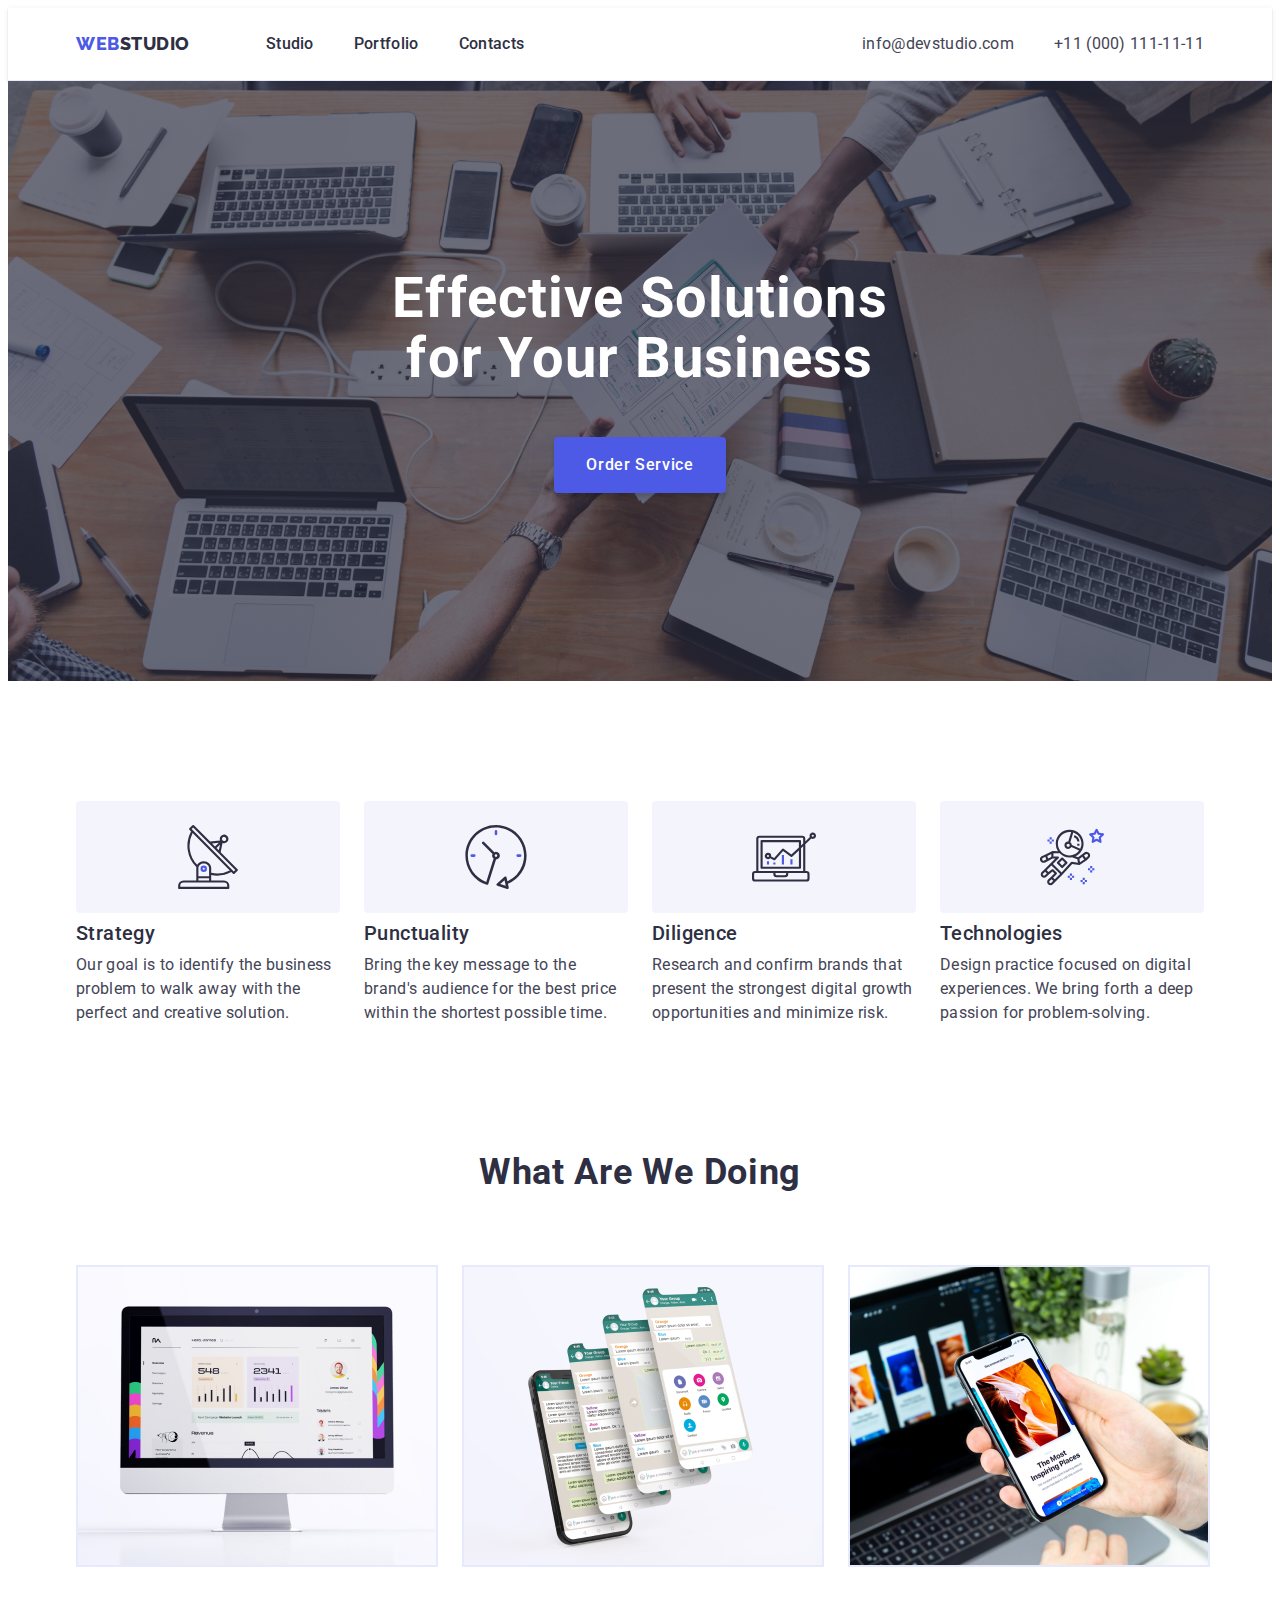
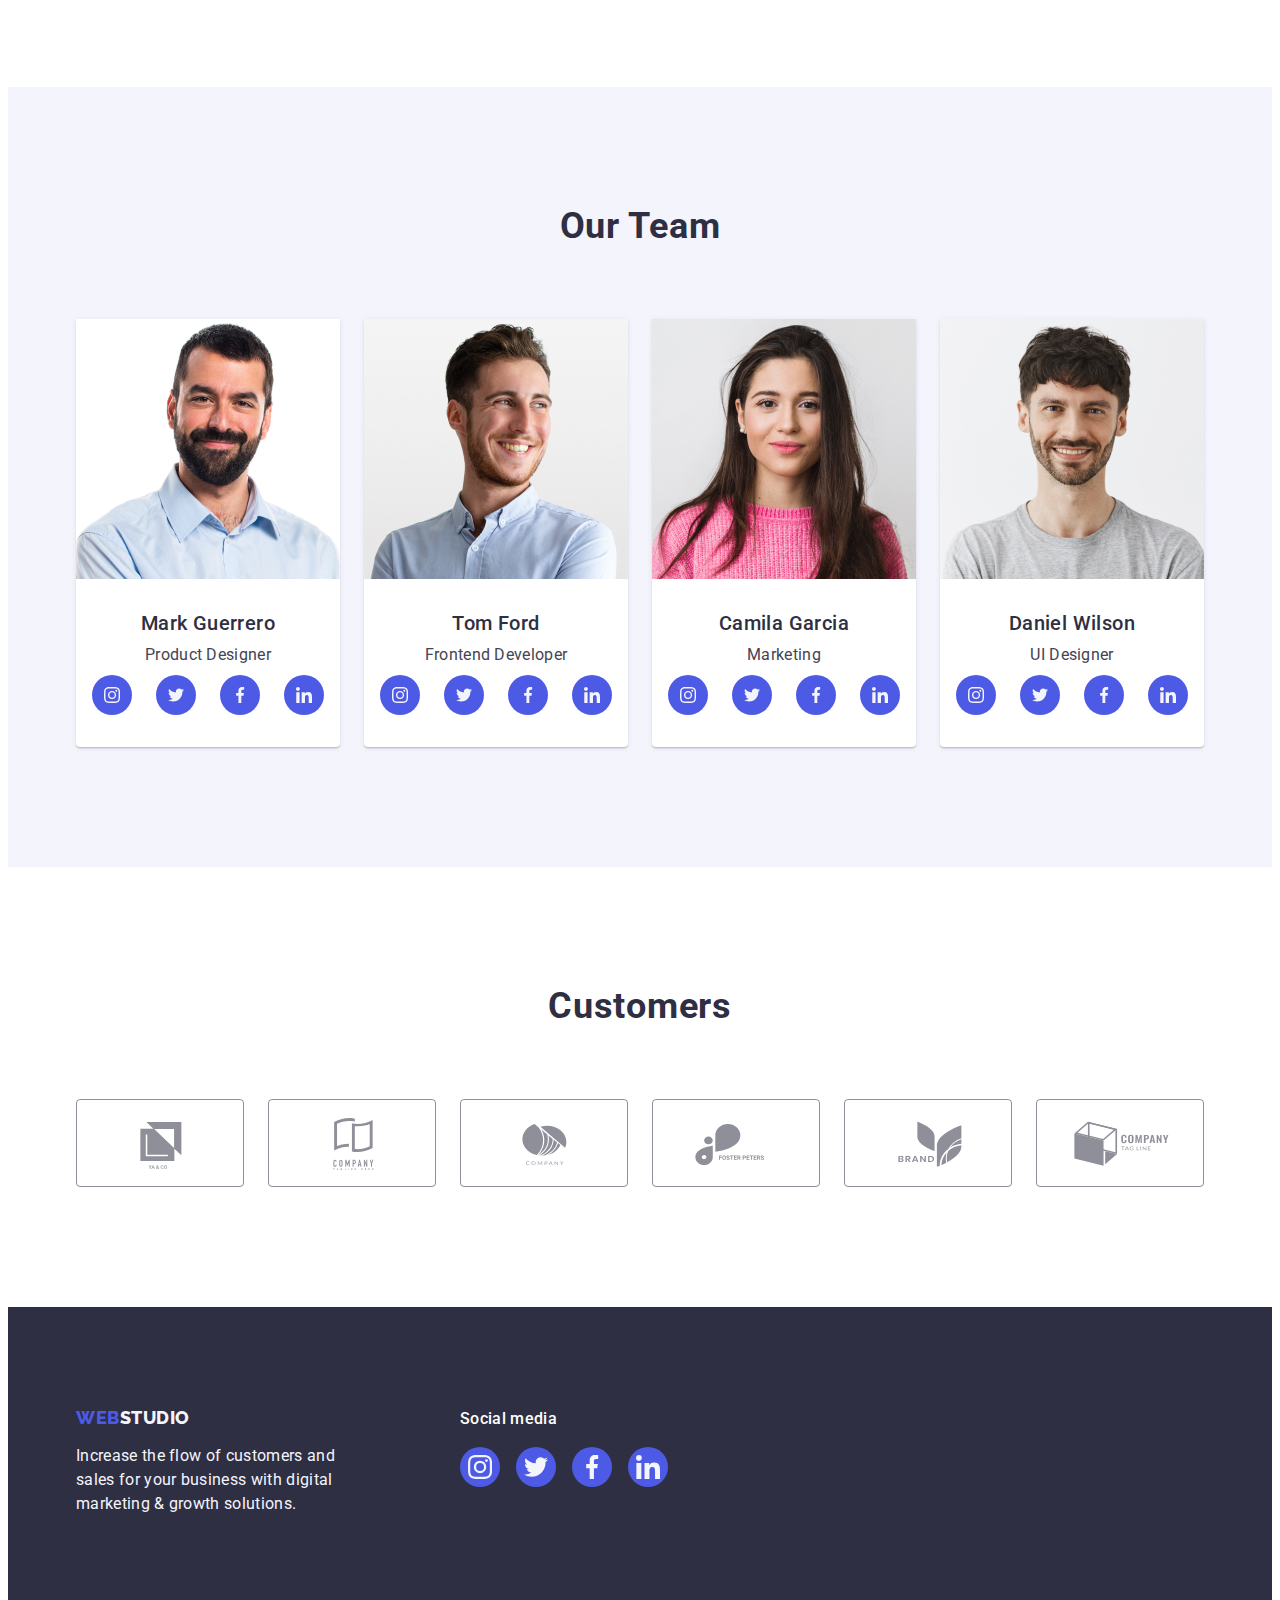
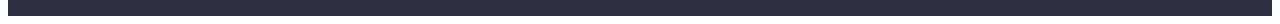
<file: index.html>
<!DOCTYPE html>
<html lang="en">
  <head>
    <meta charset="UTF-8" />
    <meta http-equiv="X-UA-Compatible" content="IE=edge" />
    <meta name="viewport" content="width=device-width, initial-scale=1.0" />
    <title>Webstudio</title>
    <link
      rel="stylesheet"
      href="https://cdnjs.cloudflare.com/ajax/libs/modern-normalize/1.1.0/modern-normalize.min.css"
      integrity="sha512-wpPYUAdjBVSE4KJnH1VR1HeZfpl1ub8YT/NKx4PuQ5NmX2tKuGu6U/JRp5y+Y8XG2tV+wKQpNHVUX03MfMFn9Q=="
      crossorigin="anonymous"
      referrerpolicy="no-referrer"
    />
    <link rel="preconnect" href="https://fonts.googleapis.com" />
    <link rel="preconnect" href="https://fonts.gstatic.com" crossorigin />
    <link
      href="https://fonts.googleapis.com/css2?family=Raleway:wght@800&family=Roboto:wght@400;500;700&display=swap"
      rel="stylesheet"
    />
    <link rel="stylesheet" href="./css/styles.css" />
  </head>
  <body>
    <!-- Header section -->
    <header class="header-section">
      <div class="container heder-container">
        <nav class="navigation">
          <a class="link logo" href="./index.html">
            Web<span class="logo-color">Studio</span></a
          >
          <ul class="list nav-list">
            <li><a class="link nav-menu" href="./index.html">Studio</a></li>
            <li>
              <a class="link nav-menu" href="./portfolio.html">Portfolio</a>
            </li>
            <li><a class="link nav-menu" href="">Contacts</a></li>
          </ul>
        </nav>
        <address class="contacts">
          <ul class="list contacts-list">
            <li>
              <a class="link contacts-link" href="mailto:info@devstudio.com"
                >info@devstudio.com</a
              >
            </li>
            <li>
              <a class="link contacts-link" href="tel:+110001111111"
                >+11 (000) 111-11-11</a
              >
            </li>
          </ul>
        </address>
      </div>
    </header>
    <main>
      <!-- Hero section -->
      <section class="hero">
        <div class="container">
          <h1 class="main-title">Effective Solutions for Your Business</h1>
          <button class="btn-main" type="button">Order Service</button>
        </div>
      </section>
      <!-- About section -->
      <section class="section">
        <div class="container">
          <h2 class="text visually-hidden">About</h2>
          <ul class="list">
            <li class="about-list">
              <div class="about-icon-card">
                <svg class="about-icon" width="64" height="64">
                  <use href="./images/icons.svg#icon-antenna"></use>
                </svg>
              </div>
              <h3 class="text-sub">Strategy</h3>
              <p class="text-information">
                Our goal is to identify the business problem to walk away with
                the perfect and creative solution.
              </p>
            </li>
            <li class="about-list">
              <div class="about-icon-card">
                <svg class="about-icon" width="64" height="64">
                  <use href="./images/icons.svg#icon-clock"></use>
                </svg>
              </div>
              <h3 class="text-sub">Punctuality</h3>
              <p class="text-information">
                Bring the key message to the brand's audience for the best price
                within the shortest possible time.
              </p>
            </li>
            <li class="about-list">
              <div class="about-icon-card">
                <svg class="about-icon" width="64" height="64">
                  <use href="./images/icons.svg#icon-diagram"></use>
                </svg>
              </div>
              <h3 class="text-sub">Diligence</h3>
              <p class="text-information">
                Research and confirm brands that present the strongest digital
                growth opportunities and minimize risk.
              </p>
            </li>
            <li class="about-list">
              <div class="about-icon-card">
                <svg class="about-icon" width="64" height="64">
                  <use href="./images/icons.svg#icon-astronaut"></use>
                </svg>
              </div>
              <h3 class="text-sub">Technologies</h3>
              <p class="text-information">
                Design practice focused on digital experiences. We bring forth a
                deep passion for problem-solving.
              </p>
            </li>
          </ul>
        </div>
      </section>
      <!-- Gallery section -->
      <section class="section gallery-section">
        <div class="container">
          <h2 class="text">What are we doing</h2>
          <ul class="list">
            <li class="gallery-images">
              <img
                src="./images/gallery/img-1.jpg"
                alt="site design"
                width="360"
                height="300"
              />
            </li>
            <li class="gallery-images">
              <img
                src="./images/gallery/img-2.jpg"
                alt="up design"
                width="360"
                height="300"
              />
            </li>
            <li class="gallery-images">
              <img
                src="./images/gallery/img-3.jpg"
                alt="pictures"
                width="360"
                height="300"
              />
            </li>
          </ul>
        </div>
      </section>
      <!-- Team section -->
      <section class="section team-section">
        <div class="container">
          <h2 class="text">Our Team</h2>
          <ul class="list card-set">
            <li class="team-list">
              <img
                src="./images/our-team/mark.jpg"
                alt="Mark Guerrero"
                width="264"
                height="260"
              />
              <div class="team-information">
                <h3 class="text-sub">Mark Guerrero</h3>
                <p class="text-information">Product Designer</p>
                <ul class="socials list">
                  <li class="social-item">
                    <a
                      class="social-link link"
                      href=""
                      target="_blank"
                      rel="noopener no-referrer"
                      aria-label="icon-instagram"
                    >
                      <svg class="social-icon" width="16" height="16">
                        <use href="./images/icons.svg#icon-instagram"></use>
                      </svg>
                    </a>
                  </li>
                  <li class="social-item">
                    <a
                      class="social-link link"
                      href=""
                      target="_blank"
                      rel="noopener no-referrer"
                      aria-label="icon-twitter"
                    >
                      <svg class="social-icon" width="16" height="16">
                        <use href="./images/icons.svg#icon-twitter"></use>
                      </svg>
                    </a>
                  </li>
                  <li class="social-item">
                    <a
                      class="social-link link"
                      href=""
                      target="_blank"
                      rel="noopener no-referrer"
                      aria-label="icon-facebook"
                    >
                      <svg class="social-icon" width="16" height="16">
                        <use href="./images/icons.svg#icon-facebook"></use>
                      </svg>
                    </a>
                  </li>
                  <li class="social-item">
                    <a
                      class="social-link link"
                      href=""
                      target="_blank"
                      rel="noopener no-referrer"
                      aria-label="icon-linkedin"
                    >
                      <svg class="social-icon" width="16" height="16">
                        <use href="./images/icons.svg#icon-linkedin"></use>
                      </svg>
                    </a>
                  </li>
                </ul>
              </div>
            </li>
            <li class="team-list">
              <img
                src="./images/our-team/tom.jpg"
                alt="Tom Ford"
                width="264"
                height="260"
              />
              <div class="team-information">
                <h3 class="text-sub">Tom Ford</h3>
                <p class="text-information">Frontend Developer</p>
                <ul class="socials list">
                  <li class="social-item">
                    <a
                      class="social-link link"
                      href=""
                      target="_blank"
                      rel="noopener no-referrer"
                      aria-label="icon-instagram"
                    >
                      <svg class="social-icon" width="16" height="16">
                        <use href="./images/icons.svg#icon-instagram"></use>
                      </svg>
                    </a>
                  </li>
                  <li class="social-item">
                    <a
                      class="social-link link"
                      href=""
                      target="_blank"
                      rel="noopener no-referrer"
                      aria-label="icon-twitter"
                    >
                      <svg class="social-icon" width="16" height="16">
                        <use href="./images/icons.svg#icon-twitter"></use>
                      </svg>
                    </a>
                  </li>
                  <li class="social-item">
                    <a
                      class="social-link link"
                      href=""
                      target="_blank"
                      rel="noopener no-referrer"
                      aria-label="icon-facebook"
                    >
                      <svg class="social-icon" width="16" height="16">
                        <use href="./images/icons.svg#icon-facebook"></use>
                      </svg>
                    </a>
                  </li>
                  <li class="social-item">
                    <a
                      class="social-link link"
                      href=""
                      target="_blank"
                      rel="noopener no-referrer"
                      aria-label="icon-linkedin"
                    >
                      <svg class="social-icon" width="16" height="16">
                        <use href="./images/icons.svg#icon-linkedin"></use>
                      </svg>
                    </a>
                  </li>
                </ul>
              </div>
            </li>
            <li class="team-list">
              <img
                src="./images/our-team/camila.jpg"
                alt="Camila Garcia"
                width="264"
                height="260"
              />
              <div class="team-information">
                <h3 class="text-sub">Camila Garcia</h3>
                <p class="text-information">Marketing</p>
                <ul class="socials list">
                  <li class="social-item">
                    <a
                      class="social-link link"
                      href=""
                      target="_blank"
                      rel="noopener no-referrer"
                      aria-label="icon-instagram"
                    >
                      <svg class="social-icon" width="16" height="16">
                        <use href="./images/icons.svg#icon-instagram"></use>
                      </svg>
                    </a>
                  </li>
                  <li class="social-item">
                    <a
                      class="social-link link"
                      href=""
                      target="_blank"
                      rel="noopener no-referrer"
                      aria-label="icon-twitter"
                    >
                      <svg class="social-icon" width="16" height="16">
                        <use href="./images/icons.svg#icon-twitter"></use>
                      </svg>
                    </a>
                  </li>
                  <li class="social-item">
                    <a
                      class="social-link link"
                      href=""
                      target="_blank"
                      rel="noopener no-referrer"
                      aria-label="icon-facebook"
                    >
                      <svg class="social-icon" width="16" height="16">
                        <use href="./images/icons.svg#icon-facebook"></use>
                      </svg>
                    </a>
                  </li>
                  <li class="social-item">
                    <a
                      class="social-link link"
                      href=""
                      target="_blank"
                      rel="noopener no-referrer"
                      aria-label="icon-linkedin"
                    >
                      <svg class="social-icon" width="16" height="16">
                        <use href="./images/icons.svg#icon-linkedin"></use>
                      </svg>
                    </a>
                  </li>
                </ul>
              </div>
            </li>
            <li class="team-list">
              <img
                src="./images/our-team/daniel.jpg"
                alt="Daniel Wilson"
                width="264"
                height="260"
              />
              <div class="team-information">
                <h3 class="text-sub">Daniel Wilson</h3>
                <p class="text-information">UI Designer</p>
                <ul class="socials list">
                  <li class="social-item">
                    <a
                      class="social-link link"
                      href=""
                      target="_blank"
                      rel="noopener no-referrer"
                      aria-label="icon-instagram"
                    >
                      <svg class="social-icon" width="16" height="16">
                        <use href="./images/icons.svg#icon-instagram"></use>
                      </svg>
                    </a>
                  </li>
                  <li class="social-item">
                    <a
                      class="social-link link"
                      href=""
                      target="_blank"
                      rel="noopener no-referrer"
                      aria-label="icon-twitter"
                    >
                      <svg class="social-icon" width="16" height="16">
                        <use href="./images/icons.svg#icon-twitter"></use>
                      </svg>
                    </a>
                  </li>
                  <li class="social-item">
                    <a
                      class="social-link link"
                      href=""
                      target="_blank"
                      rel="noopener no-referrer"
                      aria-label="icon-facebook"
                    >
                      <svg class="social-icon" width="16" height="16">
                        <use href="./images/icons.svg#icon-facebook"></use>
                      </svg>
                    </a>
                  </li>
                  <li class="social-item">
                    <a
                      class="social-link link"
                      href=""
                      target="_blank"
                      rel="noopener no-referrer"
                      aria-label="icon-linkedin"
                    >
                      <svg class="social-icon" width="16" height="16">
                        <use href="./images/icons.svg#icon-linkedin"></use>
                      </svg>
                    </a>
                  </li>
                </ul>
              </div>
            </li>
          </ul>
        </div>
      </section>
      <!-- Customer section -->
      <section class="section customers-section">
        <div class="container">
          <h2 class="text customer-title">Customers</h2>
          <ul class="customers list">
            <li class="customers-item">
              <a
                class="customers-link link"
                href=""
                target="_blank"
                rel="noopener no-referrer"
                aria-label="icon-Logo"
              >
                <svg class="customers-icon" width="104" height="56">
                  <use href="./images/icons.svg#icon-Logo"></use>
                </svg>
              </a>
            </li>
            <li class="customers-item">
              <a
                class="customers-link link"
                href=""
                target="_blank"
                rel="noopener no-referrer"
                aria-label="icon-Logo-1"
              >
                <svg class="customers-icon" width="104" height="56">
                  <use href="./images/icons.svg#icon-Logo-1"></use>
                </svg>
              </a>
            </li>
            <li class="customers-item">
              <a
                class="customers-link link"
                href=""
                target="_blank"
                rel="noopener no-referrer"
                aria-label="icon-Logo-2"
              >
                <svg class="customers-icon" width="104" height="56">
                  <use href="./images/icons.svg#icon-Logo-2"></use>
                </svg>
              </a>
            </li>
            <li class="customers-item">
              <a
                class="customers-link link"
                href=""
                target="_blank"
                rel="noopener no-referrer"
                aria-label="icon-Logo-3"
              >
                <svg class="customers-icon" width="104" height="56">
                  <use href="./images/icons.svg#icon-Logo-3"></use>
                </svg>
              </a>
            </li>
            <li class="customers-item">
              <a
                class="customers-link link"
                href=""
                target="_blank"
                rel="noopener no-referrer"
                aria-label="icon-Logo-4"
              >
                <svg class="customers-icon" width="104" height="56">
                  <use href="./images/icons.svg#icon-Logo-4"></use>
                </svg>
              </a>
            </li>
            <li class="customers-item">
              <a
                class="customers-link link"
                href=""
                target="_blank"
                rel="noopener no-referrer"
                aria-label="icon-Logo-5"
              >
                <svg class="customers-icon" width="104" height="56">
                  <use href="./images/icons.svg#icon-Logo-5"></use>
                </svg>
              </a>
            </li>
          </ul>
        </div>
      </section>
    </main>
    <!-- Footer section -->
    <footer class="footer-section">
      <div class="container footer-container">
        <div class="footer-block">
          <a class="link logo-footer" href="./index.html">
            Web<span class="logo-color-light">Studio</span></a
          >
          <p class="footer-text">
            Increase the flow of customers and sales for your business with
            digital marketing & growth solutions.
          </p>
        </div>
        <div class="footer-icon">
          <p class="footer-text-social">Social media</p>
          <ul class="socials-footer list">
            <li class="social-item-footer">
              <a
                class="social-link-footer link"
                href=""
                target="_blank"
                rel="noopener no-referrer"
                aria-label="icon-instagram"
              >
                <svg class="social-icon-footer" width="24" height="24">
                  <use href="./images/icons.svg#icon-instagram"></use>
                </svg>
              </a>
            </li>
            <li class="social-item-footer">
              <a
                class="social-link-footer link"
                href=""
                target="_blank"
                rel="noopener no-referrer"
                aria-label="icon-twitter"
              >
                <svg class="social-icon-footer" width="24" height="24">
                  <use href="./images/icons.svg#icon-twitter"></use>
                </svg>
              </a>
            </li>
            <li class="social-item-footer">
              <a
                class="social-link-footer link"
                href=""
                target="_blank"
                rel="noopener no-referrer"
                aria-label="icon-facebook"
              >
                <svg class="social-icon-footer" width="24" height="24">
                  <use href="./images/icons.svg#icon-facebook"></use>
                </svg>
              </a>
            </li>
            <li class="social-item-footer">
              <a
                class="social-link-footer link"
                href=""
                target="_blank"
                rel="noopener no-referrer"
                aria-label="icon-linkedin"
              >
                <svg class="social-icon-footer" width="24" height="24">
                  <use href="./images/icons.svg#icon-linkedin"></use>
                </svg>
              </a>
            </li>
          </ul>
        </div>
      </div>
    </footer>
  </body>
</html>
</file>
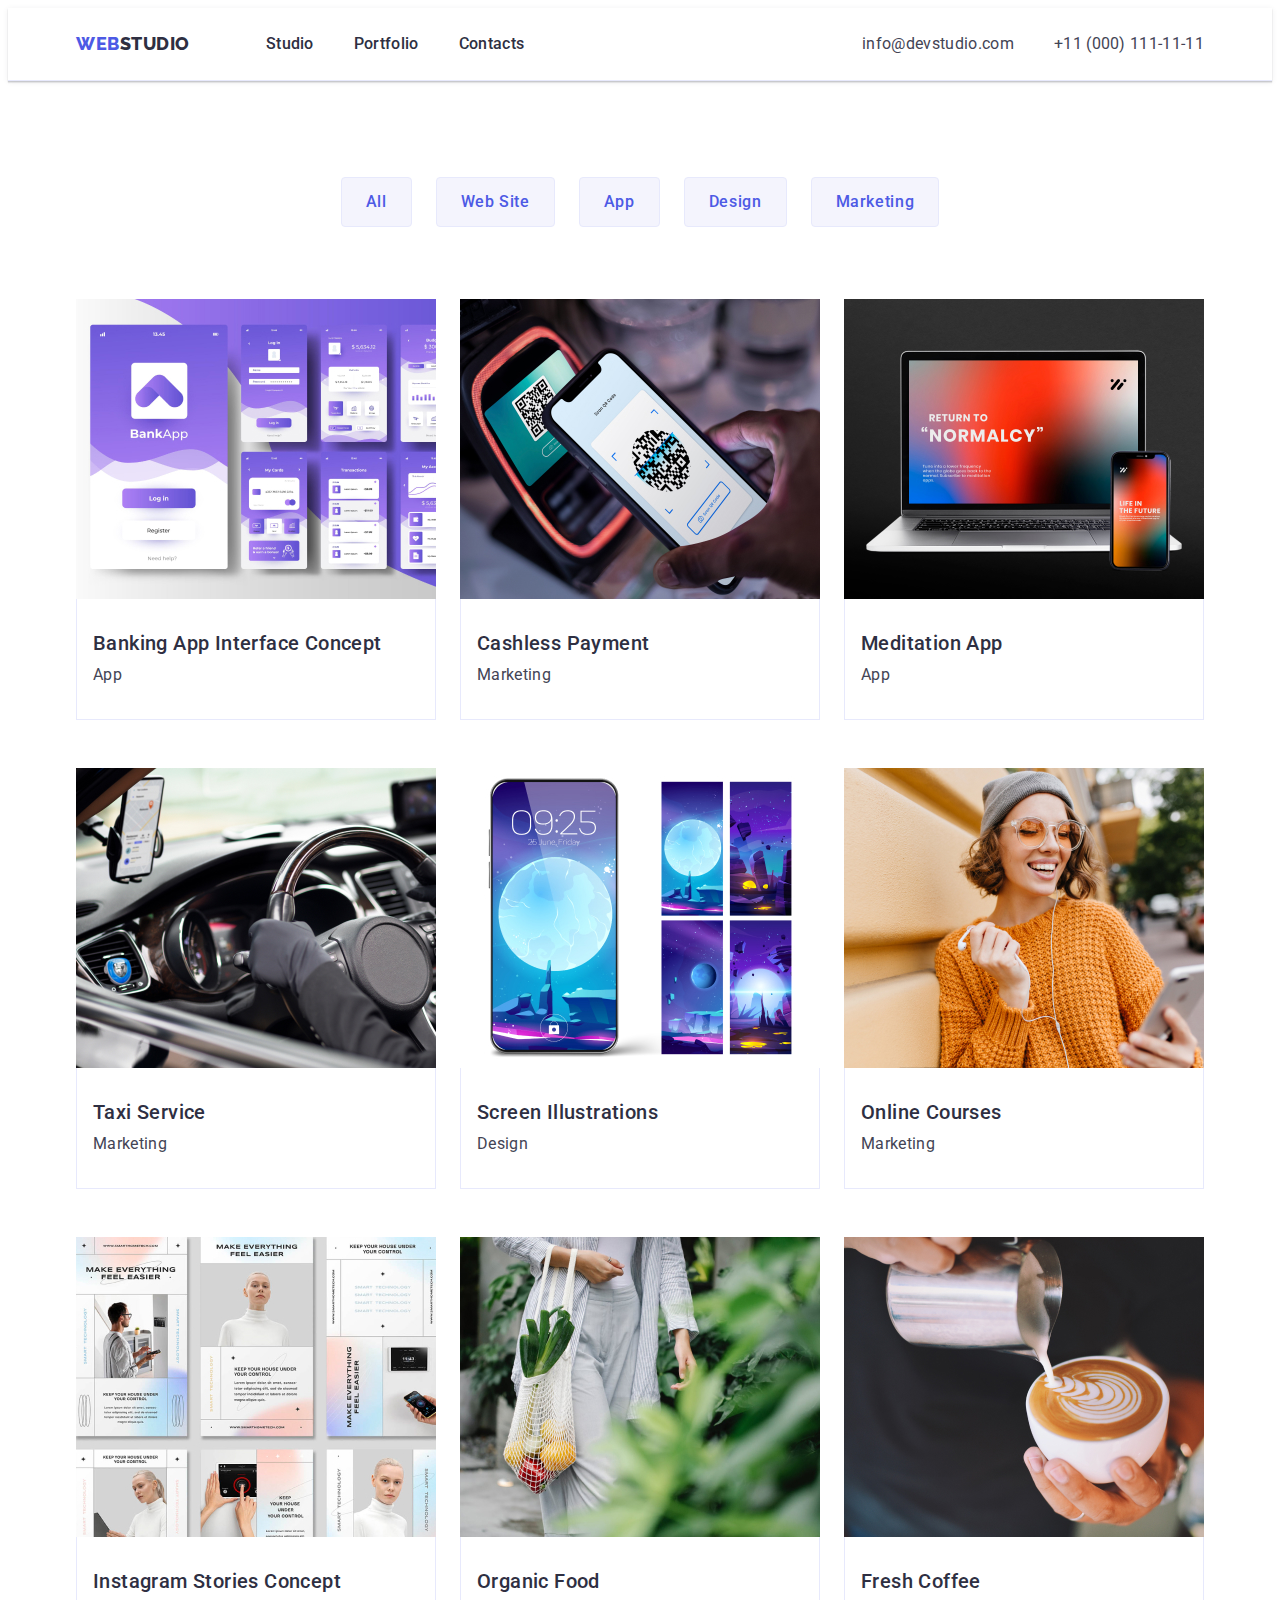
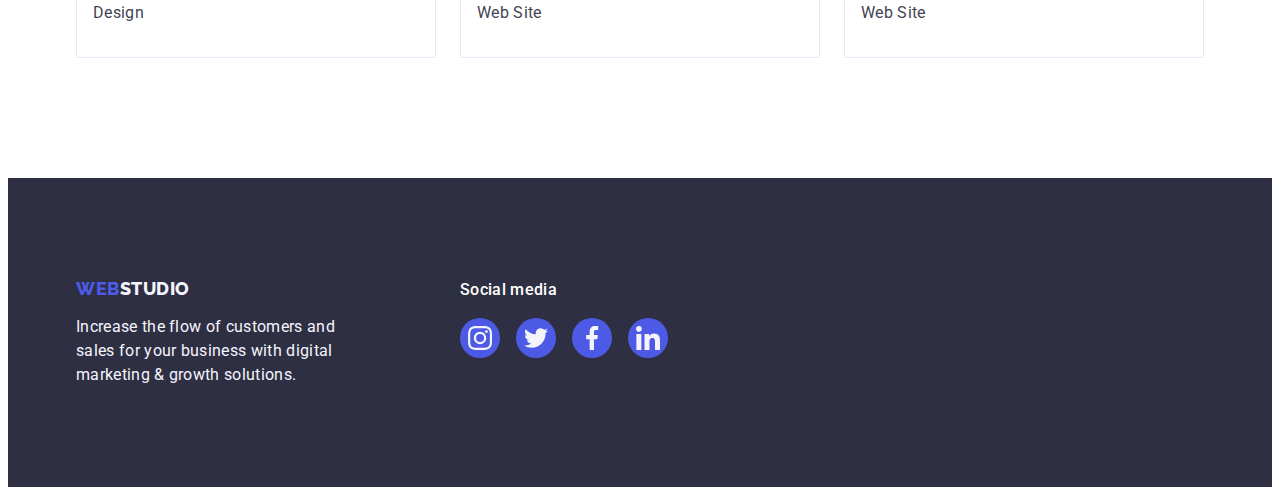
<file: portfolio.html>
<!DOCTYPE html>
<html lang="en">
  <head>
    <meta charset="UTF-8" />
    <meta http-equiv="X-UA-Compatible" content="IE=edge" />
    <meta name="viewport" content="width=device-width, initial-scale=1.0" />
    <title>Portfolio</title>
    <link
      rel="stylesheet"
      href="https://cdnjs.cloudflare.com/ajax/libs/modern-normalize/1.1.0/modern-normalize.min.css"
      integrity="sha512-wpPYUAdjBVSE4KJnH1VR1HeZfpl1ub8YT/NKx4PuQ5NmX2tKuGu6U/JRp5y+Y8XG2tV+wKQpNHVUX03MfMFn9Q=="
      crossorigin="anonymous"
      referrerpolicy="no-referrer"
    />
    <link rel="preconnect" href="https://fonts.googleapis.com" />
    <link rel="preconnect" href="https://fonts.gstatic.com" crossorigin />
    <link
      href="https://fonts.googleapis.com/css2?family=Raleway:wght@800&family=Roboto:wght@400;500;700&display=swap"
      rel="stylesheet"
    />
    <link rel="stylesheet" href="./css/styles.css" />
  </head>
  <body>
    <!-- Heder section -->
    <header class="header-section">
      <div class="container heder-container">
        <nav class="navigation">
          <a class="link logo" href="./index.html">
            Web<span class="logo-color">Studio</span></a
          >
          <ul class="list nav-list">
            <li><a class="link nav-menu" href="./index.html">Studio</a></li>
            <li>
              <a class="link nav-menu" href="./portfolio.html">Portfolio</a>
            </li>
            <li><a class="link nav-menu" href="">Contacts</a></li>
          </ul>
        </nav>
        <address class="contacts">
          <ul class="list contacts-list">
            <li>
              <a class="link contacts-link" href="mailto:info@devstudio.com"
                >info@devstudio.com</a
              >
            </li>
            <li>
              <a class="link contacts-link" href="tel:+110001111111"
                >+11 (000) 111-11-11</a
              >
            </li>
          </ul>
        </address>
      </div>
    </header>
    <main>
      <section class="portfolio-section">
        <!-- Portfolio navigate -->
        <div class="container">
          <h1 class="text visually-hidden">Portfolio</h1>
          <ul class="list buttons-group">
            <li><button class="btn" type="button">All</button></li>
            <li><button class="btn" type="button">Web Site</button></li>
            <li><button class="btn" type="button">App</button></li>
            <li><button class="btn" type="button">Design</button></li>
            <li><button class="btn" type="button">Marketing</button></li>
          </ul>
          <!-- Portfolio section 1 -->
          <ul class="list card-set portfolio-list">
            <li class="portfolio-card">
              <a href="" class="link link-item-portfolio">
                <img
                  src="./images/portfolio/banking-app.jpg"
                  alt="Banking App Interface Concept"
                  width="360"
                  height="300"
                />
                <div class="portfolio-item">
                  <h2 class="text-sub">Banking App Interface Concept</h2>
                  <p class="text-portfolio">App</p>
                </div>
              </a>
            </li>
            <li class="portfolio-card">
              <a href="" class="link link-item-portfolio">
                <img
                  src="./images/portfolio/cashless-payment.jpg"
                  alt="Cashless Payment"
                  width="360"
                  height="300"
                />
                <div class="portfolio-item">
                  <h2 class="text-sub">Cashless Payment</h2>
                  <p class="text-portfolio">Marketing</p>
                </div>
              </a>
            </li>
            <li class="portfolio-card">
              <a href="" class="link link-item-portfolio">
                <img
                  src="./images/portfolio/mediation-app.jpg"
                  alt="Meditation App"
                  width="360"
                  height="300"
                />
                <div class="portfolio-item">
                  <h2 class="text-sub">Meditation App</h2>
                  <p class="text-portfolio">App</p>
                </div>
              </a>
            </li>
            <li class="portfolio-card">
              <a href="" class="link link-item-portfolio">
                <img
                  src="./images/portfolio/taxi-service.jpg"
                  alt="Taxi Service"
                  width="360"
                  height="300"
                />
                <div class="portfolio-item">
                  <h2 class="text-sub">Taxi Service</h2>
                  <p class="text-portfolio">Marketing</p>
                </div>
              </a>
            </li>
            <li class="portfolio-card">
              <a href="" class="link link-item-portfolio">
                <img
                  src="./images/portfolio/screen-illustration.jpg"
                  alt="Screen Illustrations"
                  width="360"
                  height="300"
                />
                <div class="portfolio-item">
                  <h2 class="text-sub">Screen Illustrations</h2>
                  <p class="text-portfolio">Design</p>
                </div>
              </a>
            </li>
            <li class="portfolio-card">
              <a href="" class="link link-item-portfolio">
                <img
                  src="./images/portfolio/online-courses.jpg"
                  alt="Online Courses"
                  width="360"
                  height="300"
                />
                <div class="portfolio-item">
                  <h2 class="text-sub">Online Courses</h2>
                  <p class="text-portfolio">Marketing</p>
                </div>
              </a>
            </li>
            <li class="portfolio-card">
              <a href="" class="link link-item-portfolio">
                <img
                  src="./images/portfolio/instagram-concept.jpg"
                  alt="Instagram Stories Concept"
                  width="360"
                  height="300"
                />
                <div class="portfolio-item">
                  <h2 class="text-sub">Instagram Stories Concept</h2>
                  <p class="text-portfolio">Design</p>
                </div>
              </a>
            </li>
            <li class="portfolio-card">
              <a href="" class="link link-item-portfolio">
                <img
                  src="./images/portfolio/organic-food.jpg"
                  alt="Organic Food"
                  width="360"
                  height="300"
                />
                <div class="portfolio-item">
                  <h2 class="text-sub">Organic Food</h2>
                  <p class="text-portfolio">Web Site</p>
                </div>
              </a>
            </li>
            <li class="portfolio-card">
              <a href="" class="link link-item-portfolio">
                <img
                  src="./images/portfolio/fresh-coffee.jpg"
                  alt="Fresh Coffee"
                  width="360"
                  height="300"
                />
                <div class="portfolio-item">
                  <h2 class="text-sub">Fresh Coffee</h2>
                  <p class="text-portfolio">Web Site</p>
                </div>
              </a>
            </li>
          </ul>
        </div>
      </section>
    </main>
    <!-- Footer section -->
    <footer class="footer-section">
      <div class="container footer-container">
        <div class="footer-block">
          <a class="link logo-footer" href="./index.html">
            Web<span class="logo-color-light">Studio</span></a
          >
          <p class="footer-text">
            Increase the flow of customers and sales for your business with
            digital marketing & growth solutions.
          </p>
        </div>
        <div class="footer-icon">
          <p class="footer-text-social">Social media</p>
          <ul class="socials-footer list">
            <li class="social-item-footer">
              <a
                class="social-link-footer link"
                href=""
                target="_blank"
                rel="noopener no-referrer"
                aria-label="icon-instagram"
              >
                <svg class="social-icon-footer" width="24" height="24">
                  <use href="./images/icons.svg#icon-instagram"></use>
                </svg>
              </a>
            </li>
            <li class="social-item-footer">
              <a
                class="social-link-footer link"
                href=""
                target="_blank"
                rel="noopener no-referrer"
                aria-label="icon-twitter"
              >
                <svg class="social-icon-footer" width="24" height="24">
                  <use href="./images/icons.svg#icon-twitter"></use>
                </svg>
              </a>
            </li>
            <li class="social-item-footer">
              <a
                class="social-link-footer link"
                href=""
                target="_blank"
                rel="noopener no-referrer"
                aria-label="icon-facebook"
              >
                <svg class="social-icon-footer" width="24" height="24">
                  <use href="./images/icons.svg#icon-facebook"></use>
                </svg>
              </a>
            </li>
            <li class="social-item-footer">
              <a
                class="social-link-footer link"
                href=""
                target="_blank"
                rel="noopener no-referrer"
                aria-label="icon-linkedin"
              >
                <svg class="social-icon-footer" width="24" height="24">
                  <use href="./images/icons.svg#icon-linkedin"></use>
                </svg>
              </a>
            </li>
          </ul>
        </div>
      </div>
    </footer>
  </body>
</html>
</file>
<file: css/styles.css>
html {
  box-sizing: border-box;
}
*,
*::before,
*::after {
  box-sizing: inherit;
}
:root {
  /* Colors */
  --color-iris: #4d5ae5;
  --color-ocean: #404bbf;
  --color-navy-blue: #2e2f42;
  --color-green: #31d0aa;
  --main-color-slate: #434455;
  --color-light-slate: #8e8f99;
  --color-cornflower: #e7e9fc;
  --color-cloud: #f4f4fd;
  --color-navy-blue-modal: #2e2f42;
  --color-grey: #2e2f42;
  --color-white: #ffffff;
  --color-dairy: #fcfcfc;
  /* Fonts */
  --main-font: "Roboto", sans-serif;
  --secondary-font: "Raleway", sans-serif;
  /* Others */
  --indent: 24px;
  --items: 4;
}
/* Basa styles */
body {
  font-family: var(--main-font);
  font-style: normal;
  font-weight: 400;
  font-size: 16px;
  line-height: 1.5;
  letter-spacing: 0.02em;
  color: var(--main-color-slate);
  background-color: var(--color-white);
}
h1,
h2,
h3,
h4,
h5,
h6,
p {
  margin: 0;
}
img {
  display: block;
}
.list {
  list-style: none;
  padding: 0;
  margin: 0;
  display: flex;
  gap: 24px;
}
.about-list {
  flex-basis: calc((100% - 3 * 24px) / 4);
}
.link,
.contacts {
  text-decoration: none;
  font-style: normal;
  margin-left: auto;
}
button {
  cursor: pointer;
}
.header-section {
  border-bottom: 1px solid var(--color-cornflower);
  box-shadow: 0px 2px 1px rgba(46, 47, 66, 0.08),
    0px 1px 1px rgba(46, 47, 66, 0.16), 0px 1px 6px rgba(46, 47, 66, 0.08);
}
.heder-container {
  display: flex;
  align-items: center;
}
.navigation {
  display: flex;
  align-items: center;
}
.logo {
  font-family: var(--secondary-font);

  font-weight: 800;
  font-size: 18px;
  line-height: 1.17;

  letter-spacing: 0.03em;
  text-transform: uppercase;
  color: var(--color-iris);

  padding: 24px 0;
  margin-right: 76px;
}
.logo-color {
  color: var(--color-navy-blue);
}
.container {
  width: 1158px;
  padding: 0 15px;
  margin: 0 auto;
}
.text {
  font-weight: 700;
  font-size: 36px;
  line-height: 1.11;

  text-align: center;
  letter-spacing: 0.02em;
  text-transform: capitalize;

  color: var(--color-navy-blue);
  margin-bottom: 72px;
}
.text-information {
  margin-bottom: 8px;
}
.text-sub {
  font-weight: 500;
  font-size: 20px;
  line-height: 1.2;

  letter-spacing: 0.02em;

  color: var(--color-navy-blue);
  margin-bottom: 8px;
}
/* Header styles */
.nav-list {
  gap: 40px;
}
.nav-menu {
  font-weight: 500;
  font-size: 16px;
  line-height: 1.5;
  letter-spacing: 0.02em;
  color: var(--color-navy-blue);
  margin-right: 0;
  padding: 24px 0;
}
.nav-menu:hover,
.nav-menu:focus {
  color: var(--color-ocean);
}
.contacts-list {
  gap: 40px;
  padding: 24px 0;
}
.contacts-link {
  color: var(--main-color-slate);
}
.contacts-link:hover,
.contacts-link:focus {
  color: var(--color-ocean);
}

/* Hero section styles */
.hero {
  background-color: var(--color-navy-blue);
  background-image: linear-gradient(
      rgba(46, 47, 66, 0.7),
      rgba(46, 47, 66, 0.7)
    ),
    url(../images/hero/people-office.jpg);
  max-width: 1440px;
  margin-left: auto;
  margin-right: auto;
  background-size: cover;
  background-repeat: no-repeat;
  background-position: center;
  height: 600px;
  padding: 188px 0;
}

.main-title {
  font-weight: 700;
  font-size: 56px;
  line-height: 1.07;
  text-align: center;
  letter-spacing: 0.02em;
  color: var(--color-white);
  max-width: 496px;

  margin: 0 auto;
  margin-bottom: 48px;
}
.btn-main {
  font-family: "Roboto", sans-serif;
  font-weight: 500;
  font-size: 16px;
  line-height: 1.5;
  letter-spacing: 0.04em;
  color: var(--color-white);
  background: var(--color-iris);
  box-shadow: 0px 4px 4px rgba(0, 0, 0, 0.15);
  cursor: pointer;

  display: block;
  min-width: 169px;
  height: 56px;
  padding: 16px 32px;
  border-radius: 4px;
  border: none;

  margin: 0 auto;
}
.btn-main:hover,
.btn-main:focus {
  background-color: var(--color-ocean);
}
/* About section styles */
.section {
  padding: 120px 0;
}
.visually-hidden {
  position: absolute;
  width: 1px;
  height: 1px;
  margin: -1px;
  border: 0;
  padding: 0;
  white-space: nowrap;
  clip-path: inset(100%);
  clip: rect(0 0 0 0);
  overflow: hidden;
}
.about-icon-card {
  display: flex;
  justify-content: center;
  align-items: center;
  background-color: var(--color-cloud);
  padding: 24px 100px;
  border-radius: 4px;
  margin-bottom: 8px;
}
/* Gallery section styles */
.gallery-section {
  padding-top: 0;
}
.gallery-images {
  border: 1px solid var(--color-cornflower);
}

/* Team section styles */
.team-section {
  background-color: var(--color-cloud);
  padding-top: 120px;
}

.card-set {
  display: flex;
  flex-wrap: wrap;
  gap: 24px;
}
.team-list {
  background-color: var(--color-white);
  box-shadow: 0px 1px 6px rgba(46, 47, 66, 0.08),
    0px 1px 1px rgba(46, 47, 66, 0.16), 0px 2px 1px rgba(46, 47, 66, 0.08);
  border-radius: 0px 0px 4px 4px;
  display: flex;
  flex-direction: column;
  flex-wrap: wrap;
  justify-content: center;
  flex-basis: calc((100% - var(--indent) * (var(--items) -1)) / var(--items));
}

.team-information {
  text-align: center;
  padding: 32px 0px;
}
.socials {
  display: flex;
  justify-content: center;
  align-items: center;
}
.social-link {
  width: 40px;
  height: 40px;
  display: flex;
  align-items: center;
  justify-content: center;
  border-radius: 50%;
  background-color: var(--color-iris);
}
.social-icon {
  fill: var(--color-cloud);
}
.social-link:hover,
.social-link:focus {
  background-color: var(--color-ocean);
}

/* Customers section styles */
.customers-section {
  padding-top: 120px;
}
.customer-title {
  line-height: 1.1;
}
.customers {
  display: flex;
  justify-content: center;
  align-items: center;
}
.customers-link {
  width: 168px;
  height: 88px;
  display: flex;
  align-items: center;
  justify-content: center;
  border: 1px solid var(--color-light-slate);
  border-radius: 4px;
  color: var(--color-light-slate);
}

.customers-icon {
  fill: currentColor;
}
.customers-link:hover,
.customers-link:focus {
  border: 1px solid var(--color-ocean);
  border-radius: 4px;
  color: var(--color-ocean);
}

/* /* Portfolio navigate styles */
.buttons-group {
  display: flex;
  flex-direction: row;
  justify-content: center;
  align-items: center;
  margin-bottom: 72px;
}
.btn {
  background: var(--color-cloud);

  font-family: "Roboto", sans-serif;
  font-weight: 500;
  font-size: 16px;
  line-height: 1.5;

  text-align: center;
  letter-spacing: 0.04em;

  color: var(--color-iris);

  padding: 12px 24px;
  border: 1px solid var(--color-cornflower);
  border-radius: 4px;
}
.btn:hover,
.btn:focus {
  background: var(--color-ocean);
  box-shadow: 0px 3px 1px rgba(0, 0, 0, 0.1), 0px 2px 1px rgba(0, 0, 0, 0.08),
    0px 2px 2px rgba(0, 0, 0, 0.12);

  color: var(--color-white);
  cursor: pointer;
  border: 1px solid transparent;
}

/* Portfolio sections styles */
.portfolio-section {
  padding: 96px 0 120px;
}
.text-portfolio {
  font-size: 16px;
  line-height: 1.5;
  letter-spacing: 0.02em;
  color: var(--main-color-slate);
}
.portfolio-card {
  background: var(--color-white);
  flex-basis: calc((100% - var(--indent) * (var(--items) -1)) / var(--items));
  width: 360px;
}

.portfolio-list {
  row-gap: 48px;
}
.portfolio-item {
  padding: 32px 16px;
  border: 1px solid var(--color-cornflower);
  border-top: none;
}
.link-item-portfolio {
  display: block;
}
.link-item-portfolio:hover,
.link-item-portfolio:focus {
  box-shadow: 0px 1px 6px rgba(46, 47, 66, 0.08),
    0px 1px 1px rgba(46, 47, 66, 0.16), 0px 2px 1px rgba(46, 47, 66, 0.08);
}
/* Footer section styles */
.footer-section {
  background-color: var(--color-navy-blue);
}
.logo-footer {
  font-family: "Raleway", sans-serif;

  font-weight: 800;
  font-size: 18px;
  line-height: 1.17;

  letter-spacing: 0.03em;
  text-transform: uppercase;

  color: var(--color-iris);
}
.footer-text,
.logo-color-light {
  color: var(--color-cloud);
}
.footer-section {
  padding: 100px 0;
}
.logo-footer {
  margin-bottom: 16px;
  display: inline-block;
}
.footer-text {
  width: 264px;
}
.footer-container {
  display: flex;

  align-items: baseline;
}
.footer-block {
  margin-right: 120px;
}
.footer-text-social {
  font-weight: 500;
  color: var(--color-white);
  width: 208px;
  margin-bottom: 16px;
}
.socials-footer {
  display: flex;
  justify-content: center;
  gap: 16px;
}
.social-link-footer {
  width: 40px;
  height: 40px;
  display: flex;
  align-items: center;
  justify-content: center;
  border-radius: 50%;
  background-color: var(--color-iris);
}
.footer-icon {
  align-items: baseline;
  gap: 120px;
}
.social-icon-footer {
  fill: var(--color-cloud);
}
.social-link-footer:hover,
.social-link-footer:focus {
  background-color: var(--color-green);
}
</file>
